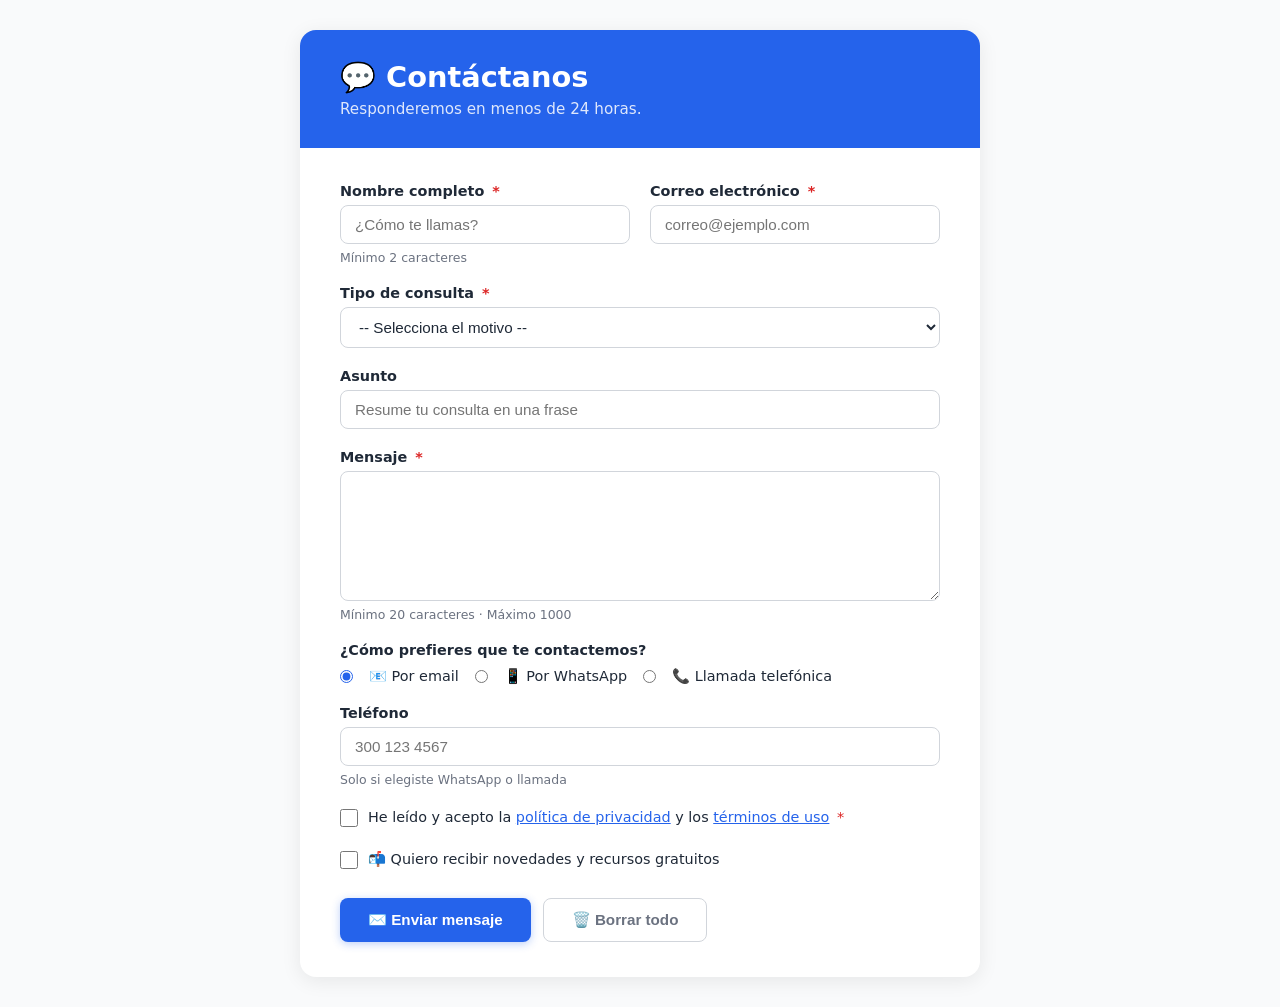
<file: forms-y-estilos/index.html>
<!DOCTYPE html>
<html lang="es">
<head>
  <meta charset="UTF-8">
  <meta name="viewport" content="width=device-width, initial-scale=1.0">
  <title>Contáctanos</title>
  <link rel="stylesheet" href="styles.css">
</head>
<body>

  <main class="contenedor">

    <header class="encabezado">
      <h1>💬 Contáctanos</h1>
      <p>Responderemos en menos de 24 horas.</p>
    </header>

    <form class="formulario-contacto" action="#" method="post" novalidate>

      <!-- Nombre y Email en una fila -->
      <div class="fila-doble">

        <div class="campo">
          <label for="contacto-nombre">
            Nombre completo <span class="obligatorio">*</span>
          </label>
          <input 
            type="text" 
            id="contacto-nombre" 
            name="nombre"
            placeholder="¿Cómo te llamas?"
            required
            autocomplete="name"
            minlength="2"
            maxlength="60">
          <span class="ayuda">Mínimo 2 caracteres</span>
        </div>

        <div class="campo">
          <label for="contacto-email">
            Correo electrónico <span class="obligatorio">*</span>
          </label>
          <input 
            type="email" 
            id="contacto-email" 
            name="email"
            placeholder="correo@ejemplo.com"
            required
            autocomplete="email">
        </div>

      </div>

      <!-- Tipo de consulta -->
      <div class="campo">
        <label for="tipo-consulta">
          Tipo de consulta <span class="obligatorio">*</span>
        </label>
        <select id="tipo-consulta" name="tipo_consulta" required>
          <option value="">-- Selecciona el motivo --</option>
          <optgroup label="Soporte">
            <option value="tecnico">Problema técnico</option>
            <option value="cuenta">Mi cuenta</option>
          </optgroup>
          <optgroup label="Información">
            <option value="precios">Precios y planes</option>
            <option value="servicios">Servicios disponibles</option>
          </optgroup>
          <optgroup label="Otros">
            <option value="sugerencia">Sugerencia o idea</option>
            <option value="otro">Otro motivo</option>
          </optgroup>
        </select>
      </div>

      <!-- Asunto -->
      <div class="campo">
        <label for="asunto">Asunto</label>
        <input 
          type="text" 
          id="asunto" 
          name="asunto"
          placeholder="Resume tu consulta en una frase"
          maxlength="100">
      </div>

      <!-- Mensaje -->
      <div class="campo">
        <label for="mensaje">
          Mensaje <span class="obligatorio">*</span>
        </label>
        <textarea 
          id="mensaje" 
          name="mensaje"
          rows="6"
          placeholder="Describe con detalle tu consulta..."
          required
          minlength="20"
          maxlength="1000">
        </textarea>
        <span class="ayuda">Mínimo 20 caracteres · Máximo 1000</span>
      </div>

      <!-- Cómo prefiere ser contactado -->
      <div class="campo">
        <p class="label-grupo">¿Cómo prefieres que te contactemos?</p>

        <div class="opciones-radio">
          <input type="radio" id="via-email" name="via_contacto" value="email" checked>
          <label for="via-email">📧 Por email</label>

          <input type="radio" id="via-whatsapp" name="via_contacto" value="whatsapp">
          <label for="via-whatsapp">📱 Por WhatsApp</label>

          <input type="radio" id="via-llamada" name="via_contacto" value="llamada">
          <label for="via-llamada">📞 Llamada telefónica</label>
        </div>
      </div>

      <!-- Teléfono condicional -->
      <div class="campo" id="campo-telefono">
        <label for="telefono">Teléfono</label>
        <input 
          type="tel" 
          id="telefono" 
          name="telefono"
          placeholder="300 123 4567"
          pattern="[0-9\s\-\+]{7,15}">
        <span class="ayuda">Solo si elegiste WhatsApp o llamada</span>
      </div>

      <!-- Términos y condiciones -->
      <div class="campo campo-check">
        <input type="checkbox" id="terminos" name="terminos" value="acepto" required>
        <label for="terminos">
          He leído y acepto la 
          <a href="#" target="_blank">política de privacidad</a> 
          y los 
          <a href="#" target="_blank">términos de uso</a>
          <span class="obligatorio">*</span>
        </label>
      </div>

      <!-- Suscripción opcional -->
      <div class="campo campo-check">
        <input type="checkbox" id="newsletter" name="newsletter" value="si">
        <label for="newsletter">
          📬 Quiero recibir novedades y recursos gratuitos
        </label>
      </div>

      <!-- Botones de acción -->
      <div class="acciones">
        <button type="submit" class="btn-primario">
          ✉️ Enviar mensaje
        </button>
        <button type="reset" class="btn-secundario">
          🗑️ Borrar todo
        </button>
      </div>

    </form>

  </main>

</body>
</html>
</file>
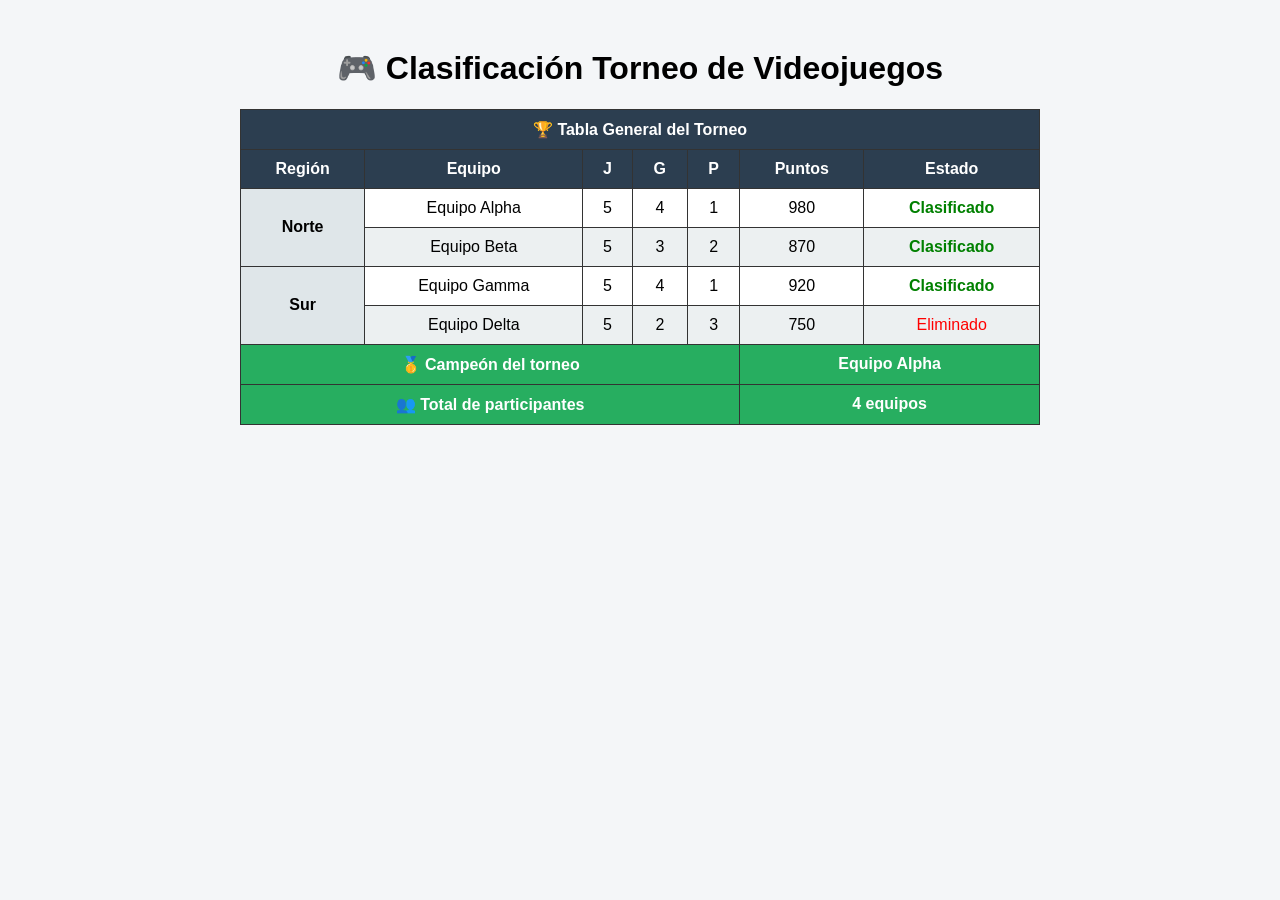
<file: ejercicio_tabla.html>
<!DOCTYPE html>
<html lang="es">
<head>
  <meta charset="UTF-8">
  <title>Torneo de Videojuegos</title>

  <style>
    body {
      font-family: Arial, sans-serif;
      background-color: #f4f6f8;
      padding: 20px;
    }

    table {
      border-collapse: collapse;
      width: 800px;
      margin: auto;
      background-color: white;
    }

    th, td {
      border: 1px solid #333;
      padding: 10px;
      text-align: center;
    }

    thead {
      background-color: #2c3e50;
      color: white;
    }

    tbody tr:nth-child(even) {
      background-color: #ecf0f1;
    }

    tfoot {
      background-color: #27ae60;
      color: white;
      font-weight: bold;
    }

    .region {
      font-weight: bold;
      background-color: #dfe6e9;
    }

    .ganador {
      color: green;
      font-weight: bold;
    }

    .perdedor {
      color: red;
    }
  </style>
</head>

<body>

  <h1 style="text-align:center;">🎮 Clasificación Torneo de Videojuegos</h1>

  <table>

    <!-- ================= THEAD ================= -->
    <thead>
      <tr>
        <!-- Hay 7 columnas → colspan correcto -->
        <th colspan="7">🏆 Tabla General del Torneo</th>
      </tr>
      <tr>
        <th>Región</th>
        <th>Equipo</th>
        <th>J</th>
        <th>G</th>
        <th>P</th>
        <th>Puntos</th>
        <th>Estado</th>
      </tr>
    </thead>

    <!-- ================= TBODY ================= -->
    <tbody>

      <!-- Región Norte -->
      <tr>
        <td rowspan="2" class="region">Norte</td>
        <td>Equipo Alpha</td>
        <td>5</td>
        <td>4</td>
        <td>1</td>
        <td>980</td>
        <td class="ganador">Clasificado</td>
      </tr>

      <tr>
        <td>Equipo Beta</td>
        <td>5</td>
        <td>3</td>
        <td>2</td>
        <td>870</td>
        <td class="ganador">Clasificado</td>
      </tr>

      <!-- Región Sur -->
      <tr>
        <td rowspan="2" class="region">Sur</td>
        <td>Equipo Gamma</td>
        <td>5</td>
        <td>4</td>
        <td>1</td>
        <td>920</td>
        <td class="ganador">Clasificado</td>
      </tr>

      <tr>
        <td>Equipo Delta</td>
        <td>5</td>
        <td>2</td>
        <td>3</td>
        <td>750</td>
        <td class="perdedor">Eliminado</td>
      </tr>

    </tbody>

    <!-- ================= TFOOT ================= -->
    <tfoot>
      <tr>
        <!-- 5 + 2 = 7 columnas ✔ -->
        <td colspan="5">🥇 Campeón del torneo</td>
        <td colspan="2">Equipo Alpha</td>
      </tr>
      <tr>
        <td colspan="5">👥 Total de participantes</td>
        <td colspan="2">4 equipos</td>
      </tr>
    </tfoot>

  </table>

</body>
</html>
</file>
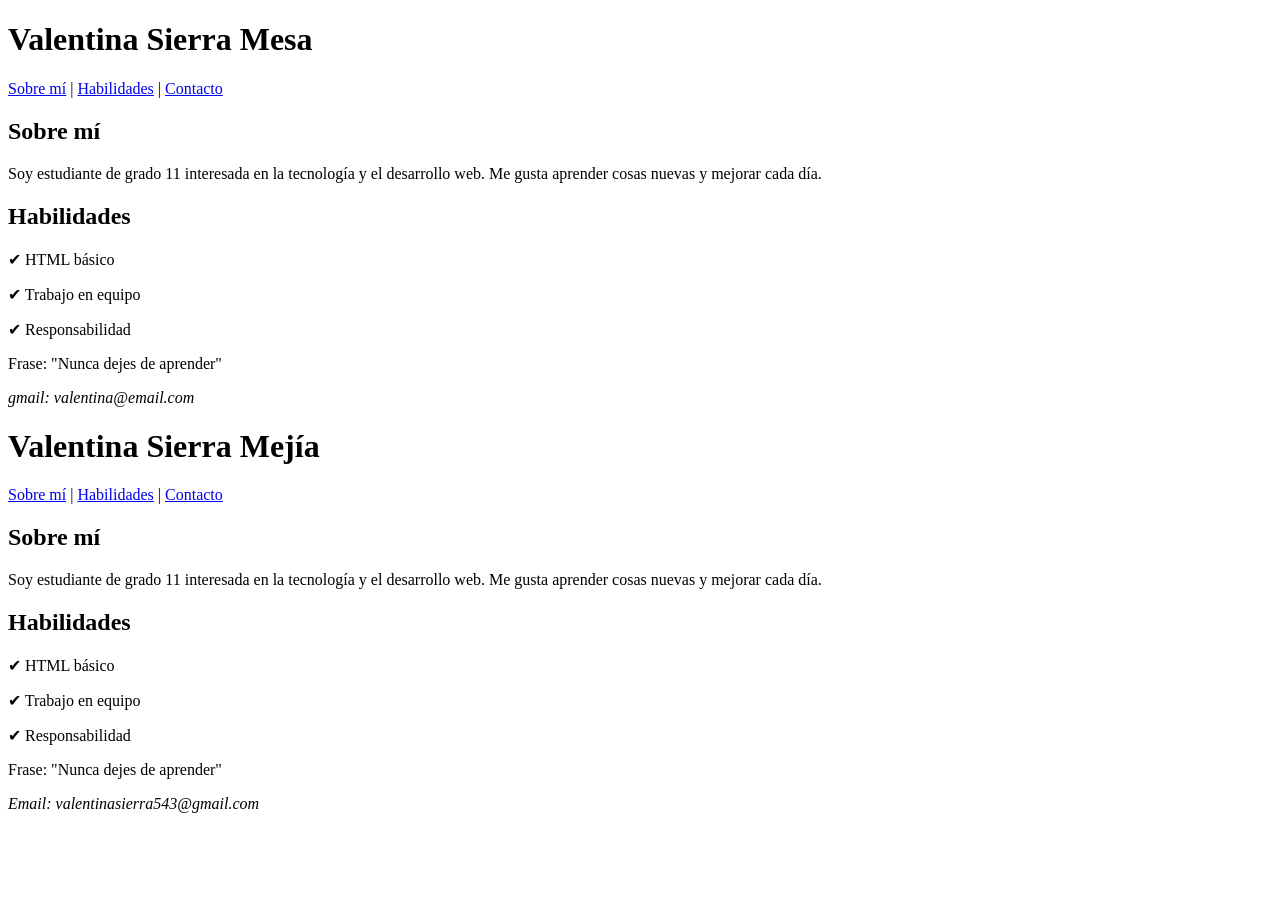
<file: valentina/valentina.html>
<!DOCTYPE html>
<html lang="es">
<head>
    <meta charset="UTF-8">
    <title>Mi Tarjeta Digital</title>
</head>
<body>

<header>
    <h1>Valentina Sierra Mesa</h1>
    <nav>
        <a href="#">Sobre mí</a> |
        <a href="#">Habilidades</a> |
        <a href="#">Contacto</a>
    </nav>
</header>

<main>
    <section>
        <h2>Sobre mí</h2>
        <p>
            Soy estudiante de grado 11 interesada en la tecnología y el desarrollo web.
            Me gusta aprender cosas nuevas y mejorar cada día.
        </p>
    </section>

    <section>
        <h2>Habilidades</h2>
        <article>
            <p>✔ HTML básico</p>
            <p>✔ Trabajo en equipo</p>
            <p>✔ Responsabilidad</p>
        </article>
    </section>
</main>

<aside>
    <p>Frase: "Nunca dejes de aprender"</p>
</aside>

<footer>
    <address>
        gmail: valentina@email.com
    </address>
</footer>

</body>
</html><!DOCTYPE html>
<html lang="es">
<head>
    <meta charset="UTF-8">
    <title>Mi Tarjeta Digital</title>
</head>
<body>

<header>
    <h1>Valentina Sierra Mejía</h1>
    <nav>
        <a href="#">Sobre mí</a> |
        <a href="#">Habilidades</a> |
        <a href="#">Contacto</a>
    </nav>
</header>

<main>
    <section>
        <h2>Sobre mí</h2>
        <p>
            Soy estudiante de grado 11 interesada en la tecnología y el desarrollo web.
            Me gusta aprender cosas nuevas y mejorar cada día.
        </p>
    </section>

    <section>
        <h2>Habilidades</h2>
        <article>
            <p>✔ HTML básico</p>
            <p>✔ Trabajo en equipo</p>
            <p>✔ Responsabilidad</p>
        </article>
    </section>
</main>

<aside>
    <p>Frase: "Nunca dejes de aprender"</p>
</aside>

<footer>
    <address>
        Email: valentinasierra543@gmail.com
    </address>
</footer>

</body>
</html>
</file>
<file: forms-y-estilos/styles.css>
/* === Variables y reset básico === */
:root {
  --primario: #2563eb;
  --primario-oscuro: #1d4ed8;
  --texto: #1f2937;
  --texto-suave: #6b7280;
  --borde: #d1d5db;
  --fondo: #f9fafb;
  --blanco: #ffffff;
  --error: #dc2626;
  --exito: #16a34a;
  --radio: 8px;
  --sombra: 0 4px 20px rgba(0,0,0,0.08);
}

* {
  box-sizing: border-box;
  margin: 0;
  padding: 0;
}

body {
  font-family: 'Segoe UI', system-ui, sans-serif;
  background: var(--fondo);
  color: var(--texto);
  min-height: 100vh;
  display: flex;
  align-items: center;
  justify-content: center;
  padding: 30px 20px;
}

/* === Contenedor principal === */
.contenedor {
  background: var(--blanco);
  border-radius: 16px;
  box-shadow: var(--sombra);
  width: 100%;
  max-width: 680px;
  overflow: hidden;
}

/* === Encabezado === */
.encabezado {
  background: var(--primario);
  color: white;
  padding: 30px 40px;
}

.encabezado h1 {
  font-size: 1.8rem;
  margin-bottom: 6px;
}

.encabezado p {
  opacity: 0.85;
  font-size: 0.95rem;
}

/* === Formulario === */
.formulario-contacto {
  padding: 35px 40px;
  display: flex;
  flex-direction: column;
  gap: 20px;
}

/* === Fila doble (dos campos lado a lado) === */
.fila-doble {
  display: grid;
  grid-template-columns: 1fr 1fr;
  gap: 20px;
}

@media (max-width: 520px) {
  .fila-doble {
    grid-template-columns: 1fr;
  }
  .formulario-contacto {
    padding: 25px 20px;
  }
}

/* === Campos individuales === */
.campo {
  display: flex;
  flex-direction: column;
  gap: 6px;
}

.campo label,
.label-grupo {
  font-weight: 600;
  font-size: 0.9rem;
  color: var(--texto);
}

.obligatorio {
  color: var(--error);
  margin-left: 3px;
}

/* === Inputs, select, textarea === */
input[type="text"],
input[type="email"],
input[type="tel"],
input[type="url"],
input[type="number"],
select,
textarea {
  width: 100%;
  padding: 10px 14px;
  border: 1.5px solid var(--borde);
  border-radius: var(--radio);
  font-size: 0.95rem;
  color: var(--texto);
  background: var(--blanco);
  transition: border-color 0.2s, box-shadow 0.2s;
  outline: none;
}

input:focus,
select:focus,
textarea:focus {
  border-color: var(--primario);
  box-shadow: 0 0 0 3px rgba(37, 99, 235, 0.15);
}

input:invalid:not(:placeholder-shown),
textarea:invalid:not(:placeholder-shown) {
  border-color: var(--error);
}

input:valid:not(:placeholder-shown) {
  border-color: var(--exito);
}

textarea {
  resize: vertical;
  min-height: 130px;
}

select {
  cursor: pointer;
}

/* === Texto de ayuda === */
.ayuda {
  font-size: 0.78rem;
  color: var(--texto-suave);
}

/* === Radios y checkboxes === */
.opciones-radio {
  display: flex;
  flex-wrap: wrap;
  gap: 16px;
  margin-top: 4px;
}

.opciones-radio input[type="radio"] {
  width: auto;
  accent-color: var(--primario);
}

.opciones-radio label {
  font-weight: normal;
  cursor: pointer;
}

.campo-check {
  flex-direction: row;
  align-items: flex-start;
  gap: 10px;
}

.campo-check input[type="checkbox"] {
  width: 18px;
  height: 18px;
  margin-top: 2px;
  accent-color: var(--primario);
  flex-shrink: 0;
  cursor: pointer;
}

.campo-check label {
  font-weight: normal;
  font-size: 0.9rem;
  line-height: 1.5;
  cursor: pointer;
}

.campo-check a {
  color: var(--primario);
  text-decoration: underline;
}

/* === Botones === */
.acciones {
  display: flex;
  gap: 12px;
  margin-top: 8px;
  flex-wrap: wrap;
}

.btn-primario,
.btn-secundario {
  padding: 12px 28px;
  border-radius: var(--radio);
  font-size: 0.95rem;
  font-weight: 600;
  cursor: pointer;
  border: none;
  transition: transform 0.1s, box-shadow 0.2s;
}

.btn-primario {
  background: var(--primario);
  color: white;
  box-shadow: 0 2px 8px rgba(37, 99, 235, 0.3);
}

.btn-primario:hover {
  background: var(--primario-oscuro);
  transform: translateY(-1px);
  box-shadow: 0 4px 12px rgba(37, 99, 235, 0.4);
}

.btn-secundario {
  background: transparent;
  color: var(--texto-suave);
  border: 1.5px solid var(--borde);
}

.btn-secundario:hover {
  background: var(--fondo);
}
</file>
